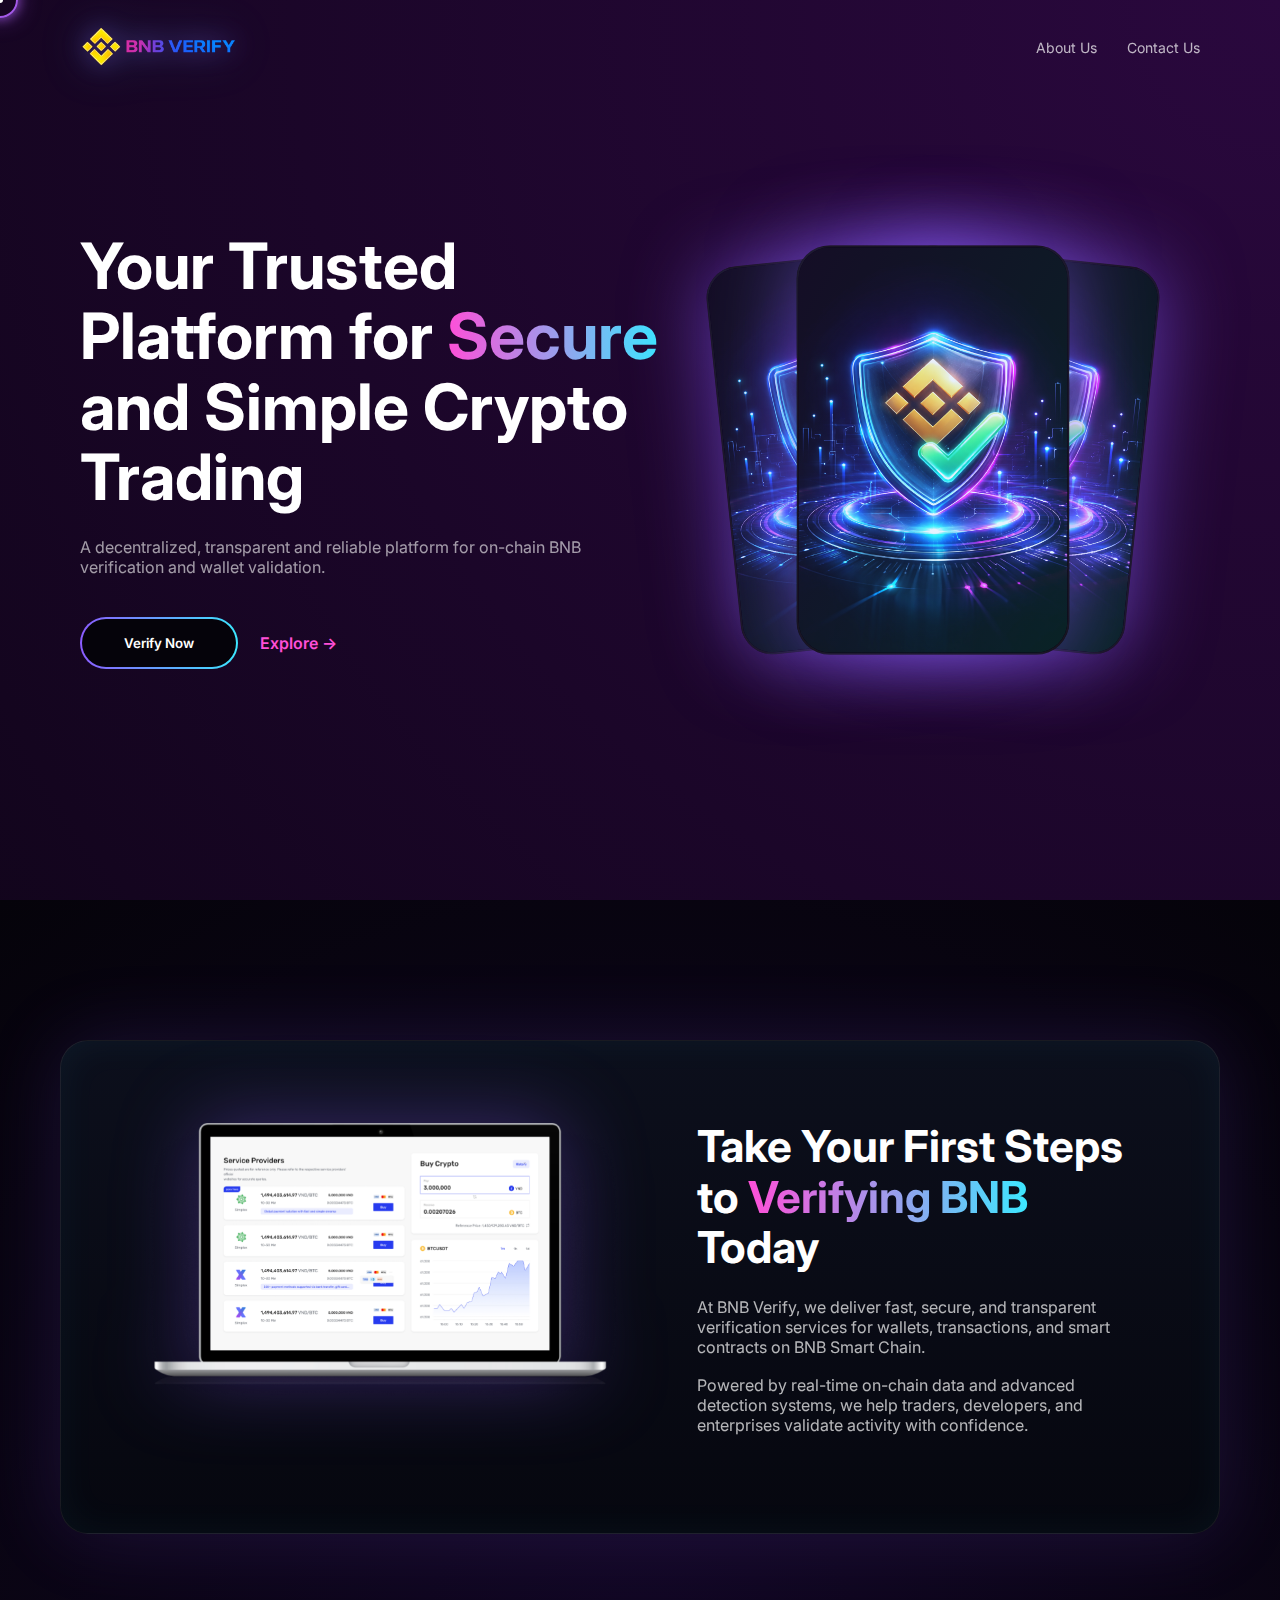
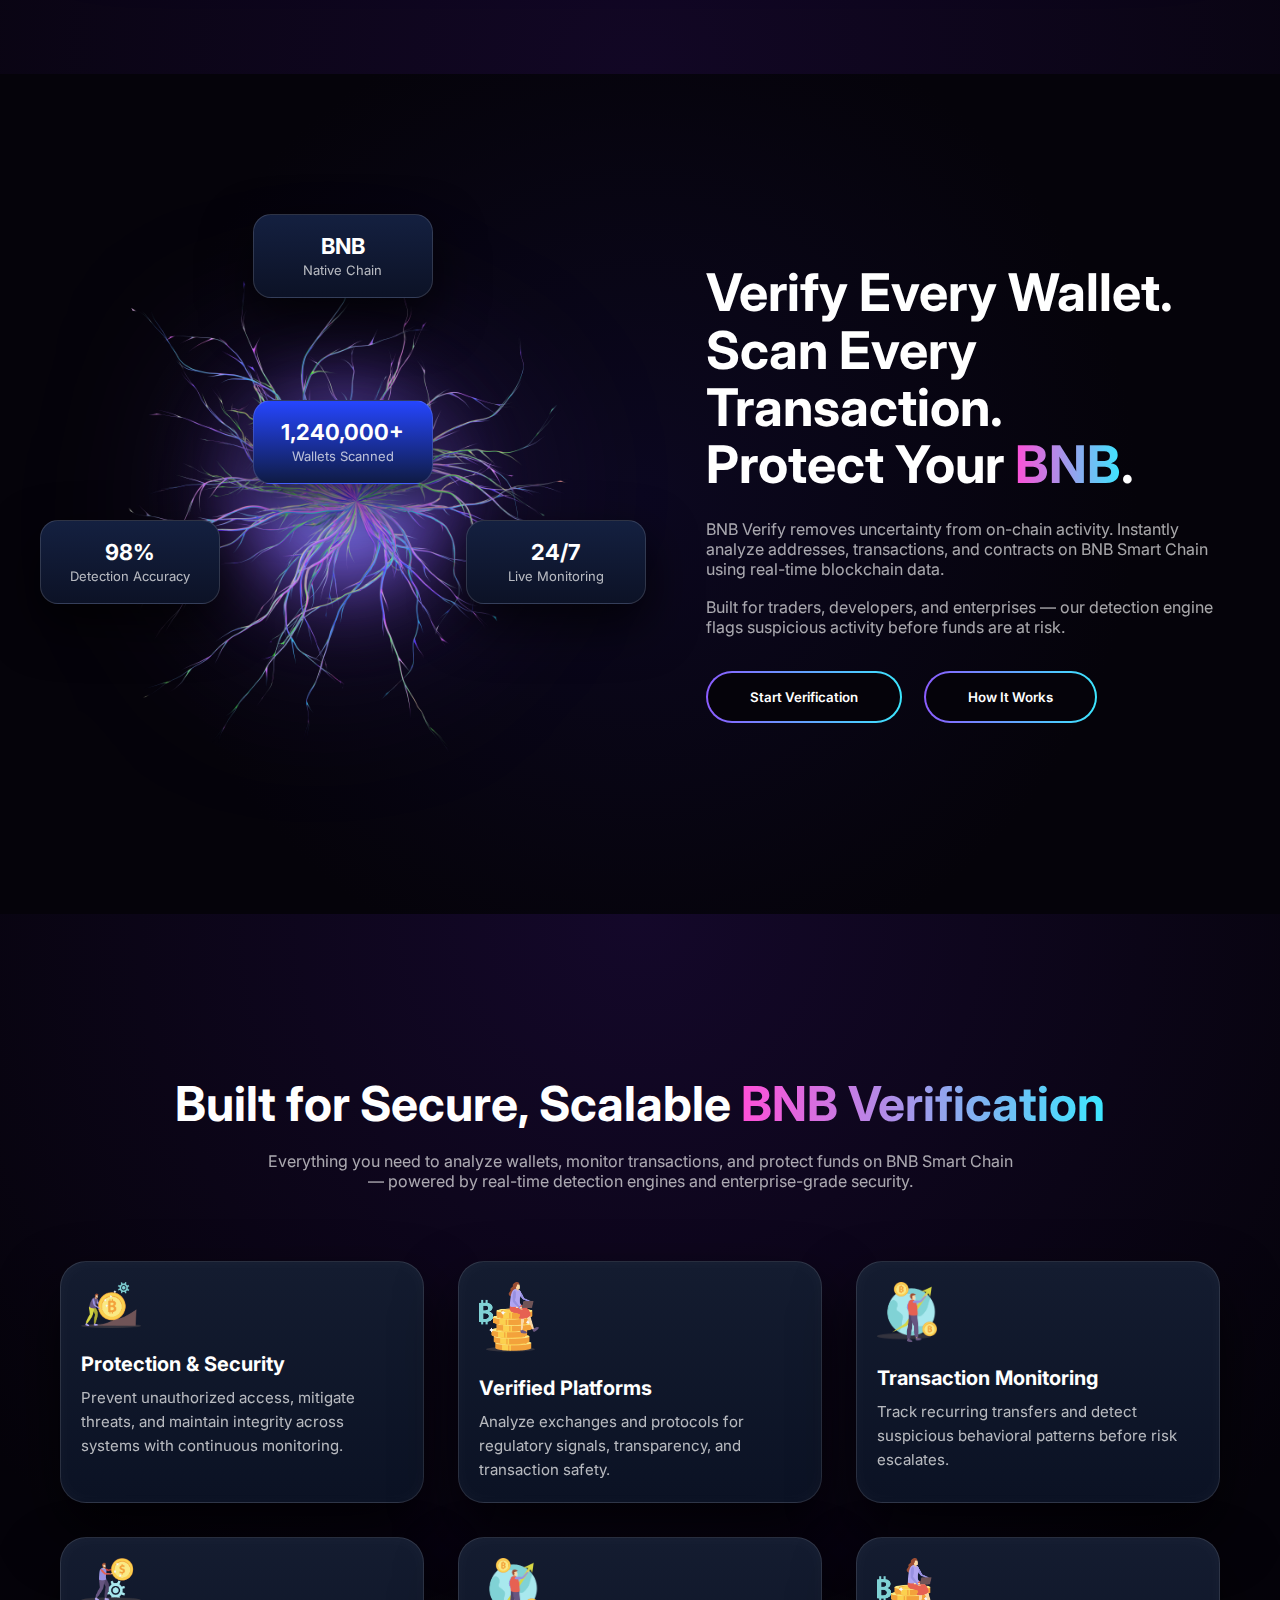
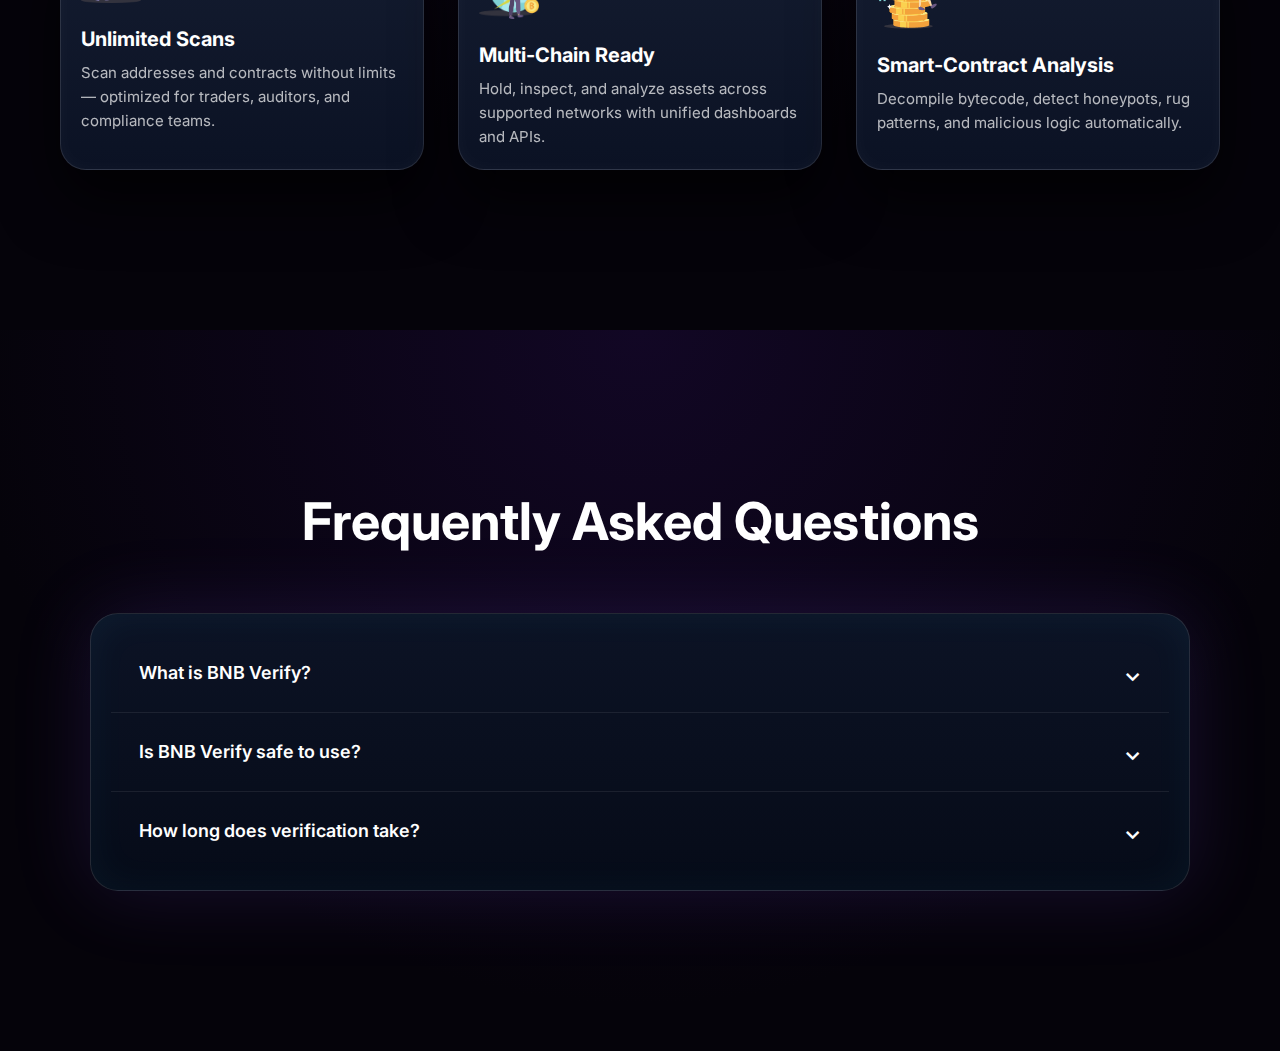
<file: index.html>
<!DOCTYPE html>
<html lang="en">
<head>
<meta charset="UTF-8" />
<title>BNB Verify — Hero</title>
<meta name="viewport" content="width=device-width, initial-scale=1.0"/>

<link href="https://fonts.googleapis.com/css2?family=Inter:wght@400;600;700;800&display=swap" rel="stylesheet">
<link rel="stylesheet" href="style.css" />
<script src="script.js"></script>

</head>

<body>

<!-- NAV -->
<nav>
  <div class="site-logo">
  <img src="img/logo1.png" alt="BNB Verify Logo" class="logo">
  </div>
  <div>
    <a href="aboutUs.html">About Us</a>
    <a href="contactUs.html">Contact Us</a>
  </div>
</nav>

<!-- HERO -->
<section class="hero">

  <!-- LEFT -->
  <div>
    <h1>
     Your Trusted Platform for  <span class="gradient">Secure</span> and Simple Crypto Trading
    </h1>

    <p>
      A decentralized, transparent and reliable platform for on-chain
      BNB verification and wallet validation.
    </p>

    <div class="hero-buttons">
      <button onclick="sendBNB()" class="btn">Verify Now</button>
      <a href="#" class="link">Explore →</a>
    </div>
  </div>

  <!-- RIGHT -->
  <div class="phones">
    <div class="phone one">
       <img src="img/bnbimage.png" alt="BNB Verification UI">
    </div>
    <div class="phone two">
       <img src="img/bnbimage.png" alt="BNB Verification UI">
    </div>
    <div class="phone three">
       <img src="img/bnbimage.png" alt="BNB Verification UI">
    </div>
  </div>

</section>
<section class="intro-wrap">

  <div class="intro-panel">

    <!-- LEFT IMAGE -->
    <div class="intro-media">
      <img src="img/about-us.png" alt="BNB Verification Dashboard">
    </div>

    <!-- RIGHT CONTENT -->
    <div class="intro-content">

      <h2>
        Take Your First Steps to
        <span class="accent">Verifying BNB</span> Today
      </h2>

      <p>
        At BNB Verify, we deliver fast, secure, and transparent verification
        services for wallets, transactions, and smart contracts on BNB Smart
        Chain.
      </p>

      <p>
        Powered by real-time on-chain data and advanced detection systems,
        we help traders, developers, and enterprises validate activity with
        confidence.
      </p>

    
    </div>

  </div>

</section>
<section class="network-wrap">

  <div class="network-inner">

   
    <!-- CENTER NETWORK -->
    <div class="network-core">

      <div class="pulse"></div>

      <img src="img/imagebg.png" class="network-img">

      <!-- FLOATING STATS -->
      <div class="stat big">
        <h4>1,240,000+</h4>
        <span>Wallets Scanned</span>
      </div>

      <div class="stat top">
        <h4>BNB</h4>
        <span>Native Chain</span>
      </div>

      <div class="stat left">
        <h4>98%</h4>
        <span>Detection Accuracy</span>
      </div>

      <div class="stat right">
        <h4>24/7</h4>
        <span>Live Monitoring</span>
      </div>

    </div>
     <!-- RIGHT CONTENT -->
    <div class="network-text">
      <h2>
        Verify Every Wallet.<br/>
        Scan Every Transaction.<br/>
        Protect Your <span class="gradient">BNB</span>.
      </h2>

      <p>
        BNB Verify removes uncertainty from on-chain activity. Instantly analyze
        addresses, transactions, and contracts on BNB Smart Chain using real-time
        blockchain data.
      </p>

      <p>
        Built for traders, developers, and enterprises — our detection engine
        flags suspicious activity before funds are at risk.
      </p>

      <div class="network-buttons">
        <button class="btn">Start Verification</button>
        <button class="btn alt">How It Works</button>
      </div>
    </div>


  </div>

</section>
<section class="verify-features">

  <div class="features-inner">

    <h2 class="features-title">
      Built for Secure, Scalable
      <span class="gradient">BNB Verification</span>
    </h2>

    <p class="features-sub">
      Everything you need to analyze wallets, monitor transactions, and
      protect funds on BNB Smart Chain — powered by real-time detection
      engines and enterprise-grade security.
    </p>

    <div class="features-grid">

      <div class="v-card">
        <img src="img/process1.png">
        <h4>Protection & Security</h4>
        <p>
          Prevent unauthorized access, mitigate threats, and maintain
          integrity across systems with continuous monitoring.
        </p>
      </div>

      <div class="v-card">
        <img src="img/process2.png">
        <h4>Verified Platforms</h4>
        <p>
          Analyze exchanges and protocols for regulatory signals,
          transparency, and transaction safety.
        </p>
      </div>

      <div class="v-card">
        <img src="img/process3.png">
        <h4>Transaction Monitoring</h4>
        <p>
          Track recurring transfers and detect suspicious behavioral
          patterns before risk escalates.
        </p>
      </div>

      <div class="v-card">
        <img src="img/process4.png">
        <h4>Unlimited Scans</h4>
        <p>
          Scan addresses and contracts without limits — optimized for
          traders, auditors, and compliance teams.
        </p>
      </div>

      <div class="v-card">
        <img src="img/process3.png">
        <h4>Multi-Chain Ready</h4>
        <p>
          Hold, inspect, and analyze assets across supported networks with
          unified dashboards and APIs.
        </p>
      </div>

      <div class="v-card">
        <img src="img/process2.png">
        <h4>Smart-Contract Analysis</h4>
        <p>
          Decompile bytecode, detect honeypots, rug patterns, and malicious
          logic automatically.
        </p>
      </div>

    </div>

  </div>

</section>
<section class="faq-wrap">

  <div class="faq-inner">

    <h2 class="faq-title">Frequently Asked Questions</h2>

    <div class="faq-box">

      <div class="faq-item">
        <button class="faq-question">
          What is BNB Verify?
          <span class="faq-icon">⌄</span>
        </button>
        <div class="faq-answer">
         BNB Check is a secure and user-friendly platform for buying, selling, and managing cryptocurrencies, offering features like recurring buys, multi-currency accounts, and instant verification.
        </div>
      </div>

      <div class="faq-item">
        <button class="faq-question">
          Is BNB Verify safe to use?
          <span class="faq-icon">⌄</span>
        </button>
        <div class="faq-answer">
          Yes, BNB Check uses advanced security measures, including encryption, two-factor authentication, and blockchain smart contracts, to keep your assets and data protected.
        </div>
      </div>

      <div class="faq-item">
        <button class="faq-question">
          How long does verification take?
          <span class="faq-icon">⌄</span>
        </button>
        <div class="faq-answer">
          Most scans complete in seconds. Advanced smart-contract analysis
          and behavioral tracking may take slightly longer depending on
          network activity.
        </div>
      </div>

    </div>

  </div>

</section>
<div class="cursor-dot"></div>
<div class="cursor-ring"></div>


</body>
</html>
</file>
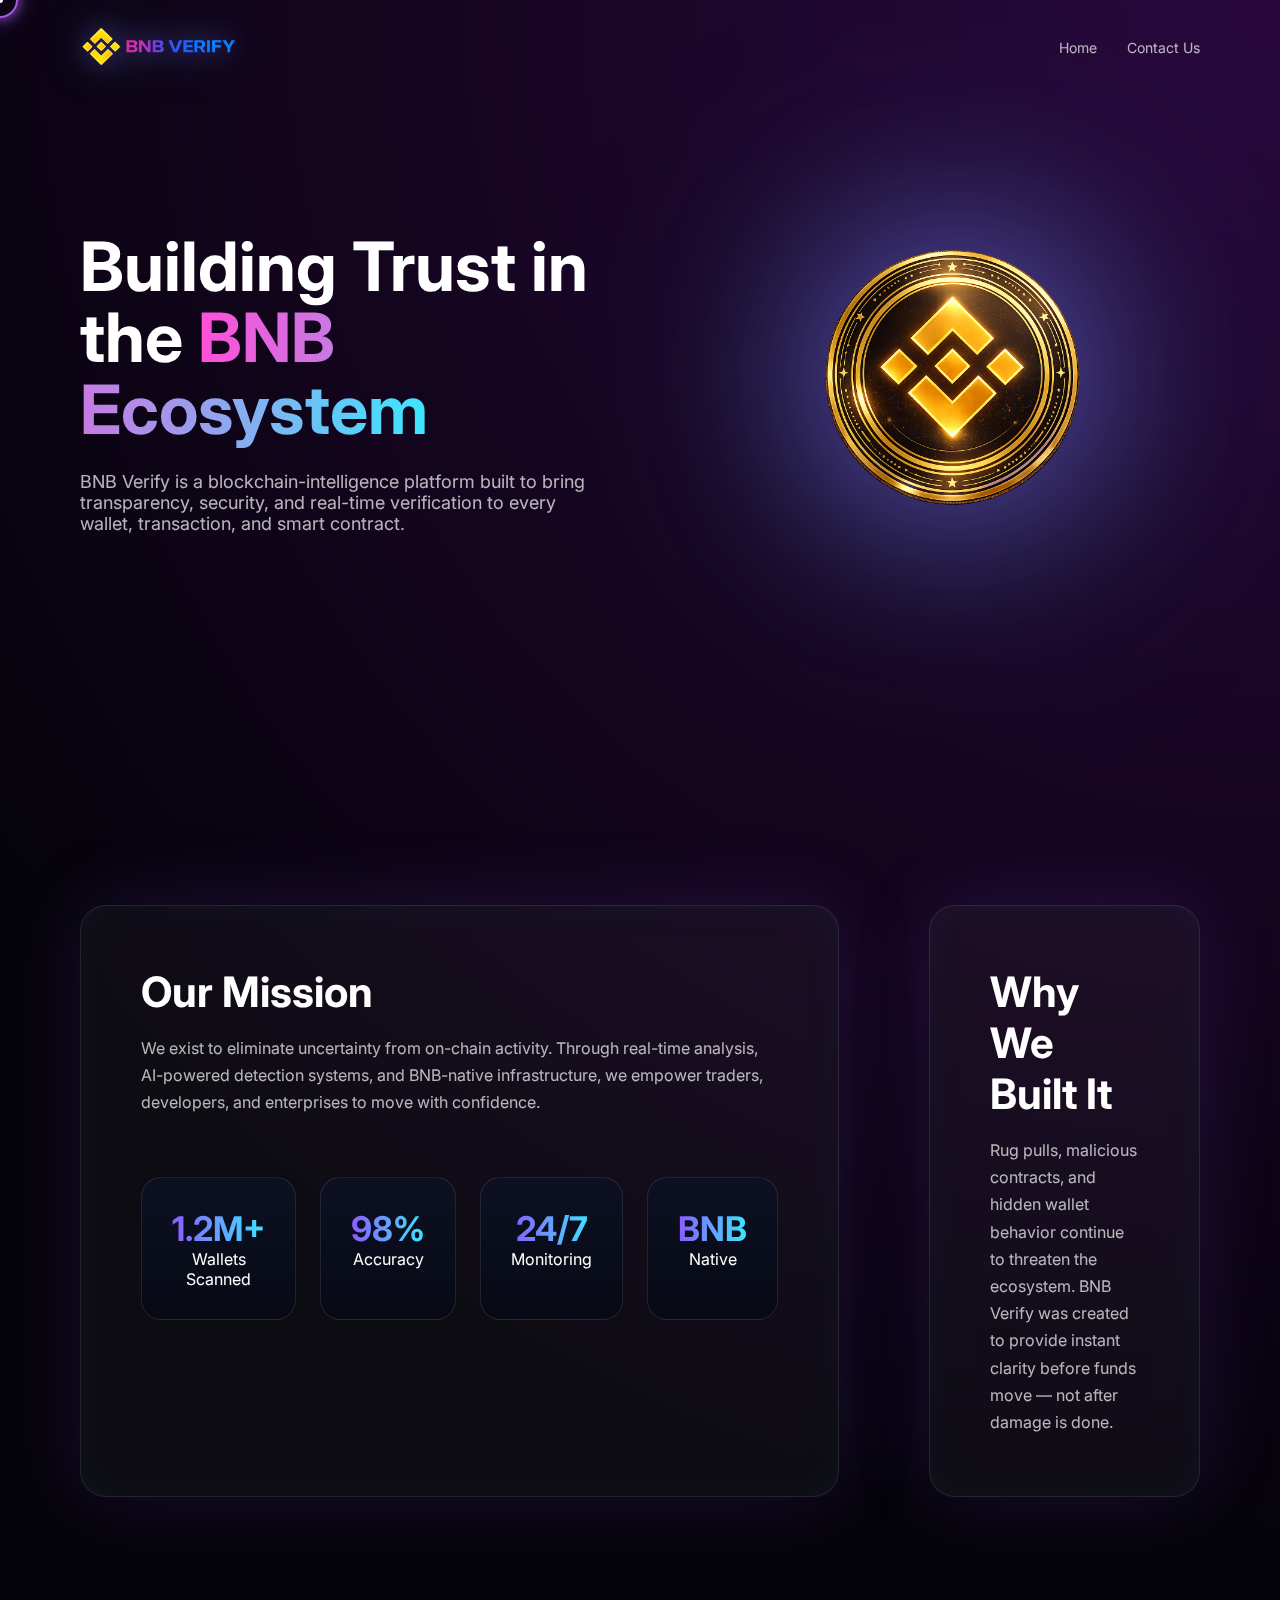
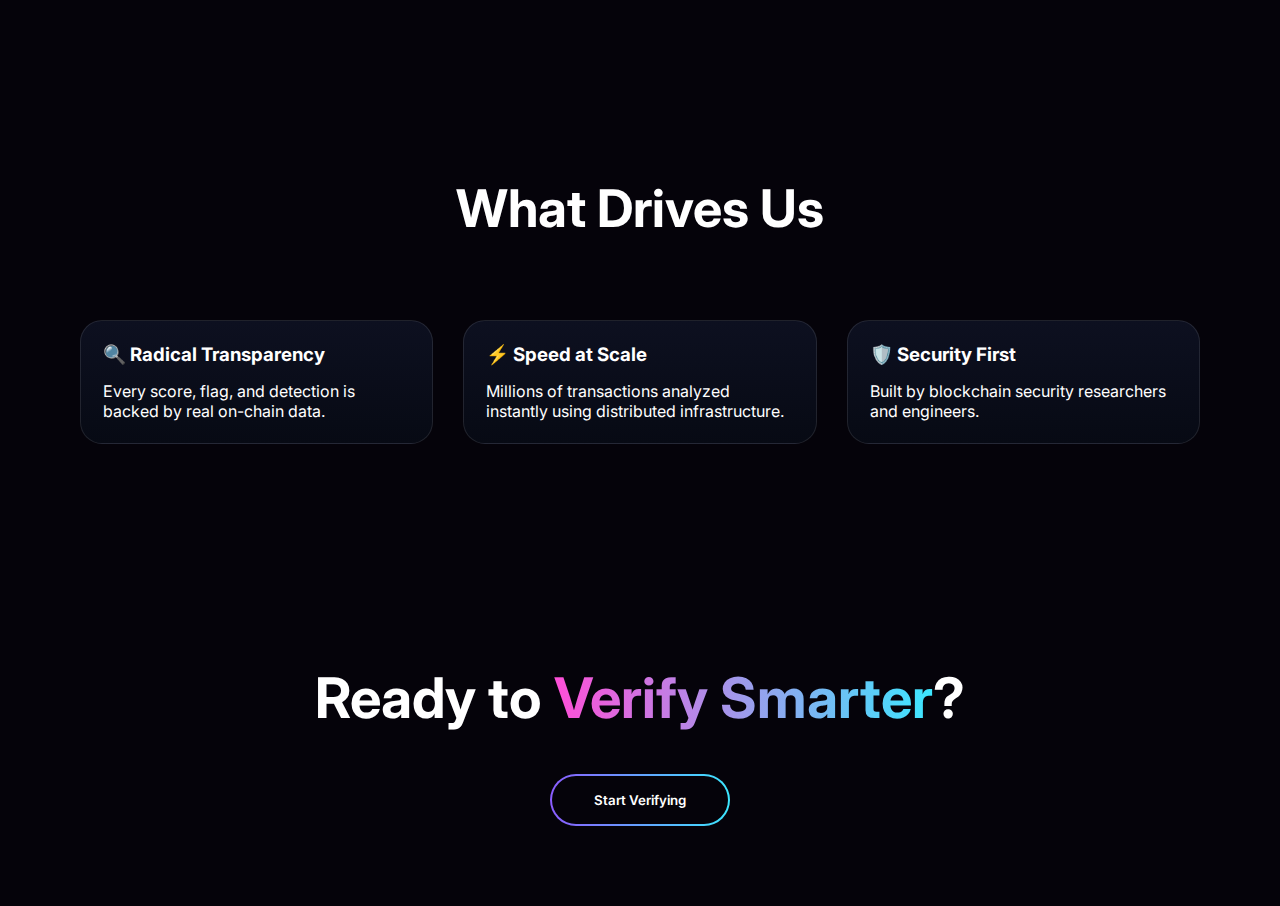
<file: aboutUs.html>
<!DOCTYPE html>
<html lang="en">
<head>
<meta charset="UTF-8">
<title>About — BNB Verify</title>
<meta name="viewport" content="width=device-width, initial-scale=1.0">

<link href="https://fonts.googleapis.com/css2?family=Inter:wght@400;600;700;800&display=swap" rel="stylesheet">
<link rel="stylesheet" href="style.css">
</head>
<script src="script.js"></script>
<body>

<!-- NAV -->
<nav>
  <div class="site-logo">
  <img src="img/logo1.png" alt="BNB Verify Logo" class="logo">
  </div>
  <div>
    <a href="index.html">Home</a>
    <a href="contactUs.html">Contact Us</a>

  </div>
</nav>

<!-- HERO -->
<section class="about-hero">

  <div>
    <h1>
      Building Trust in <br/>
      the <span class="gradient">BNB Ecosystem</span>
    </h1>

    <p>
      BNB Verify is a blockchain-intelligence platform built to bring
      transparency, security, and real-time verification to every
      wallet, transaction, and smart contract.
    </p>
  </div>

  <div class="about-hero-visual">
    <img src="img/bgabout.png" alt="Glowing Orb">
  </div>

</section>

<!-- STORY -->
<section class="story">

  <div class="story-grid">

    <div class="panel">
      <h2>Our Mission</h2>
      <p>
        We exist to eliminate uncertainty from on-chain activity.
        Through real-time analysis, AI-powered detection systems,
        and BNB-native infrastructure, we empower traders,
        developers, and enterprises to move with confidence.
      </p>

      <div class="metrics">
        <div class="metric">
          <h3>1.2M+</h3>
          <span>Wallets Scanned</span>
        </div>
        <div class="metric">
          <h3>98%</h3>
          <span>Accuracy</span>
        </div>
        <div class="metric">
          <h3>24/7</h3>
          <span>Monitoring</span>
        </div>
        <div class="metric">
          <h3>BNB</h3>
          <span>Native</span>
        </div>
      </div>
    </div>

    <div class="panel">
      <h2>Why We Built It</h2>
      <p>
        Rug pulls, malicious contracts, and hidden wallet behavior
        continue to threaten the ecosystem.
        BNB Verify was created to provide instant clarity before
        funds move — not after damage is done.
      </p>
    </div>

  </div>

</section>

<!-- VALUES -->
<section class="values">

  <h2>What Drives Us</h2>

  <div class="values-grid">

    <div class="value">
      <h3>🔍 Radical Transparency</h3>
      <p>
        Every score, flag, and detection is backed by
        real on-chain data.
      </p>
    </div>

    <div class="value">
      <h3>⚡ Speed at Scale</h3>
      <p>
        Millions of transactions analyzed instantly using
        distributed infrastructure.
      </p>
    </div>

    <div class="value">
      <h3>🛡️ Security First</h3>
      <p>
        Built by blockchain security researchers and engineers.
      </p>
    </div>

  </div>

</section>

<!-- CTA -->
<section class="about-cta">

  <h2>
    Ready to <span class="gradient">Verify Smarter</span>?
  </h2>

  <br/>

  <button class="btn">Start Verifying</button>

</section>

<div class="cursor-dot"></div>
<div class="cursor-ring"></div>

</body>
</html>
</file>
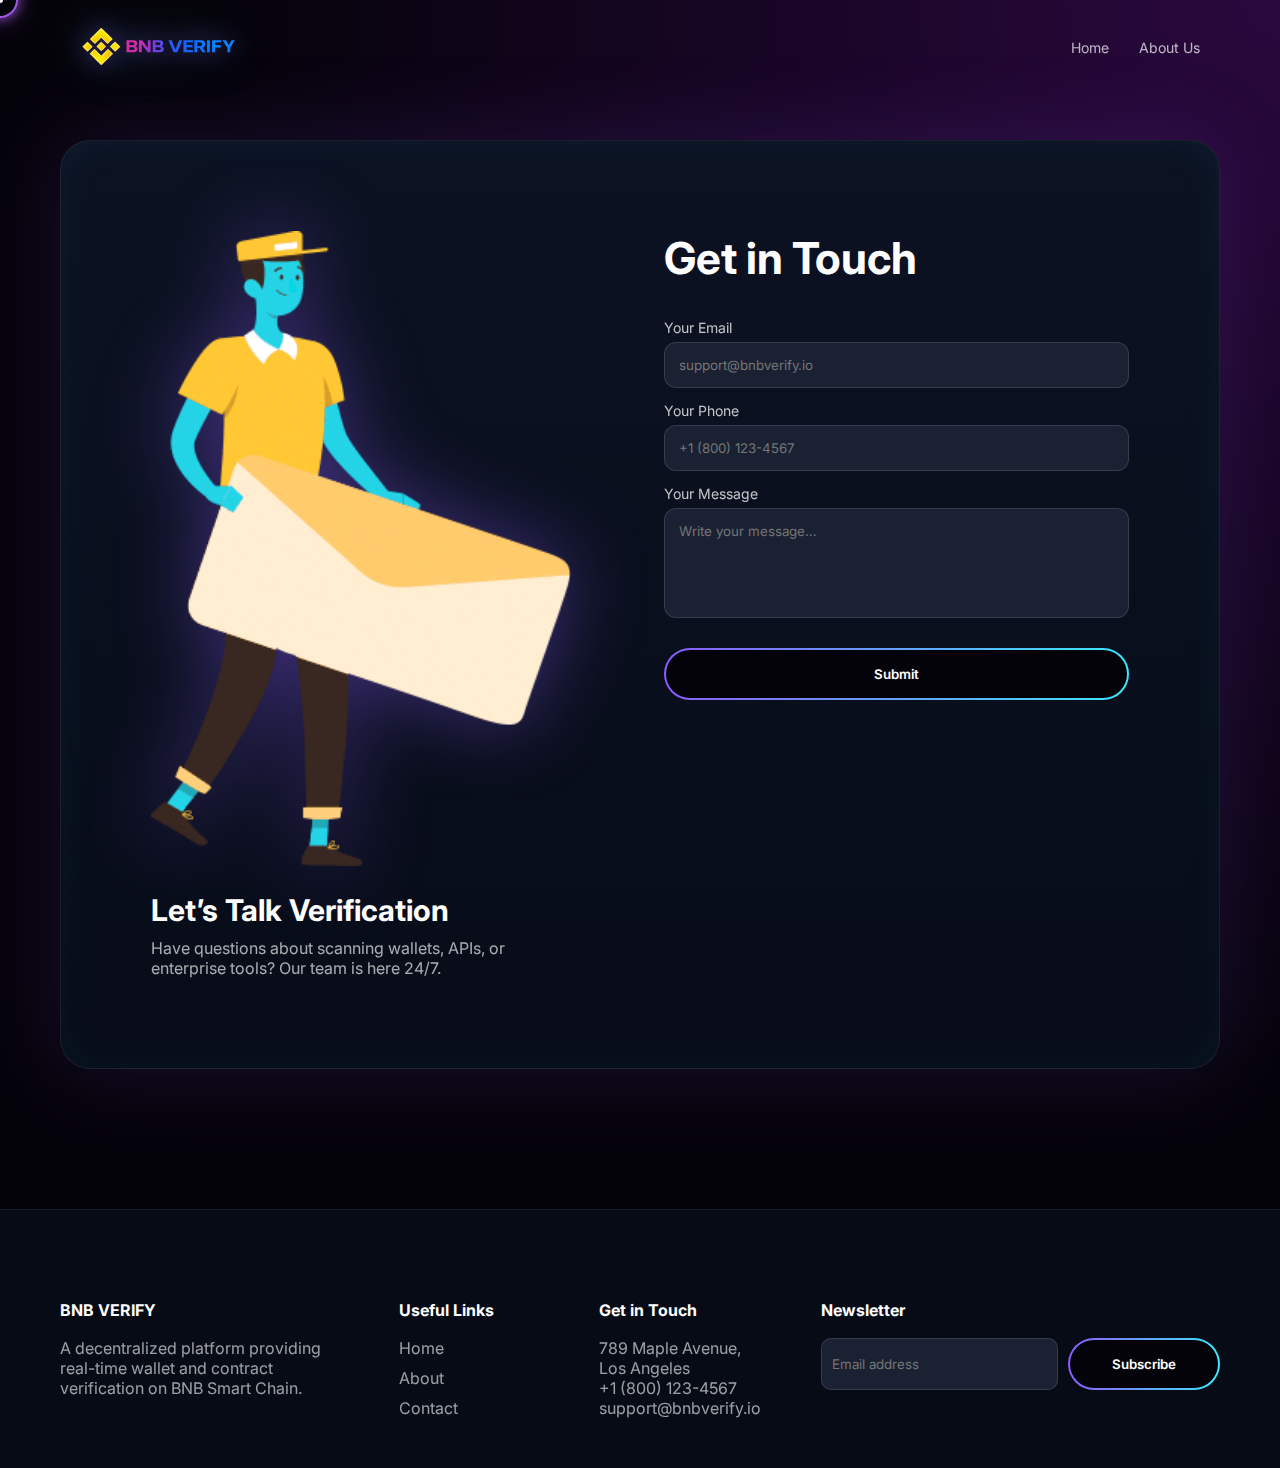
<file: contactUs.html>
<!DOCTYPE html>
<html lang="en">
<head>
<meta charset="UTF-8">
<title>Contact — BNB Verify</title>
<meta name="viewport" content="width=device-width, initial-scale=1.0">

<link href="https://fonts.googleapis.com/css2?family=Inter:wght@400;600;700;800&display=swap" rel="stylesheet">
<link rel="stylesheet" href="style.css">
<script src="script.js"></script>

</head>
<body>
<!-- NAV -->
<nav>
  <div class="site-logo">
  <img src="img/logo1.png" alt="BNB Verify Logo" class="logo">
  </div>
  <div>
    <a href="index.html">Home</a>
    <a href="aboutUs.html">About Us</a>

  </div>
</nav>

<!-- CONTACT -->

<section class="contact-wrap">

  <div class="contact-panel">

    <!-- LEFT -->
    <div class="contact-visual">
      <img src="img/cartoon.png" alt="Contact">
      <h3>Let’s Talk Verification</h3>
      <p>
        Have questions about scanning wallets, APIs,
        or enterprise tools? Our team is here 24/7.
      </p>
    </div>

    <!-- FORM -->
    <form class="contact-form">

      <h2>Get in Touch</h2>

      <label>Your Email</label>
      <input type="email" placeholder="support@bnbverify.io">

      <label>Your Phone</label>
      <input type="tel" placeholder="+1 (800) 123-4567">

      <label>Your Message</label>
      <textarea rows="5" placeholder="Write your message…"></textarea>

      <button class="btn">Submit</button>

    </form>

  </div>

</section>

<!-- FOOTER -->

<footer>

  <div class="footer-grid">

    <div class="footer-col">
      <h4>BNB VERIFY</h4>
      <p>
        A decentralized platform providing real-time
        wallet and contract verification on BNB Smart Chain.
      </p>
    </div>

    <div class="footer-col">
      <h4>Useful Links</h4>
      <a href="/">Home</a>
      <a href="/about.html">About</a>
      <a href="/contact.html">Contact</a>
    </div>

    <div class="footer-col">
      <h4>Get in Touch</h4>
      <p>789 Maple Avenue, Los Angeles</p>
      <p>+1 (800) 123-4567</p>
      <p>support@bnbverify.io</p>
    </div>

    <div class="footer-col">
      <h4>Newsletter</h4>

      <div class="newsletter">
        <input type="email" placeholder="Email address">
        <button class="btn">Subscribe</button>
      </div>

    </div>

  </div>

</footer>

<div class="cursor-dot"></div>
<div class="cursor-ring"></div>
</body>
</html>
</file>
<file: style.css>
:root{
  --bg:#05030a;
  --purple:#8b5cff;
  --cyan:#3ce7ff;
  --pink:#ff4fd8;
}

*{margin:0;padding:0;box-sizing:border-box;font-family:Inter}

body{
  background:radial-gradient(circle at top right,#2a083e,#05030a 55%);
  color:white;
  min-height:100vh;
}

/* NAV */
nav{
  position:absolute;
  top:0;
  width:100%;
  padding:28px 80px;
  display:flex;
  justify-content:space-between;
  align-items:center;
  z-index:10;
}

nav a{
  color:#fff;
  text-decoration:none;
  margin-left:28px;
  font-size:14px;
  opacity:.8;
}
nav a:hover{opacity:1}

/* HERO */
.hero{
  min-height:100vh;
  display:grid;
  grid-template-columns:1.1fr 1fr;
  align-items:center;
  padding:0 80px;
}

.hero h1{
  font-size:64px;
  line-height:1.1;
  margin-bottom:25px;
}

.gradient{
  background:linear-gradient(90deg,var(--pink),var(--purple));
  -webkit-background-clip:text;
  -webkit-text-fill-color:transparent;
}

.hero p{
  opacity:.6;
  max-width:520px;
  margin-bottom:40px;
}

.hero-buttons{
  display:flex;
  gap:22px;
}

.btn{
  padding:16px 42px;
  border-radius:40px;
  border:2px solid transparent;
  background:
    linear-gradient(#05030a,#05030a) padding-box,
    linear-gradient(90deg,var(--purple),var(--cyan)) border-box;
  color:white;
  font-weight:600;
  cursor:pointer;
  transition:.3s;
}

.btn:hover{transform:scale(1.05)}

.link{
  color:var(--pink);
  text-decoration:none;
  align-self:center;
  font-weight:600;
}

/* PHONES */
.phones{
  position:relative;
  height:520px;
  display:flex;
  justify-content:center;
  align-items:center;
}

.phone{
  position:absolute;
  width:260px;
  height:390px;
  border-radius:32px;
  background:linear-gradient(160deg,#0b0720,#05010f);
  box-shadow:0 0 80px rgba(139,92,255,.6);
  border:2px solid rgba(255,255,255,.08);
  overflow:hidden;
}

.phone::after{
  content:"";
  position:absolute;
  inset:0;
  background:linear-gradient(120deg,var(--purple),var(--cyan));
  opacity:.15;
}

.phone.one{transform:translateX(-80px) rotate(-6deg)}
.phone.two{transform:translateX(0) scale(1.05); z-index:2}
.phone.three{transform:translateX(80px) rotate(6deg)}

.phone img{
  width:100%;
  height:100%;
  object-fit:cover;
}

/* FLOAT */
.phone.two{
  animation:float 6s ease-in-out infinite;
}

@keyframes float{
  0%,100%{transform:translateX(0) translateY(0) scale(1.05)}
  50%{transform:translateX(0) translateY(-20px) scale(1.05)}
}

/* MOBILE */
@media(max-width:900px){
  nav{padding:20px}
  .hero{
    grid-template-columns:1fr;
    text-align:center;
    padding:100px 25px;
  }
  .phones{margin-top:80px}
  .hero-buttons{justify-content:center}
   .hero h1 {
        font-size: 40px;
    }
    .intro-content h2 {
        font-size: 40px;
    }
}

/* INTRO SECTION */

.intro-wrap{
  padding:140px 60px;
  background:radial-gradient(circle at bottom,#120725,#05030a);
}

.intro-panel{
  max-width:1300px;
  margin:auto;
  background:linear-gradient(180deg,#0c0f1c,#06070f);
  border-radius:28px;
  padding:80px;
  display:grid;
  grid-template-columns:1.1fr 1fr;
  gap:70px;
  border:1px solid rgba(255,255,255,.08);
  box-shadow:
    0 0 80px rgba(139,92,255,.15),
    inset 0 0 40px rgba(60,231,255,.05);
}

/* IMAGE */
.intro-media img{
  width:100%;
  border-radius:16px;
  filter:drop-shadow(0 0 40px rgba(139,92,255,.35));
}

/* TEXT */
.intro-content h2{
  font-size:44px;
  line-height:1.15;
  margin-bottom:24px;
}

.intro-content p{
  opacity:.7;
  margin-bottom:18px;
  max-width:560px;
}

.accent{
  background:linear-gradient(90deg,var(--pink),var(--cyan));
  -webkit-background-clip:text;
  -webkit-text-fill-color:transparent;
}

/* FEATURES */
.intro-features{
  margin-top:40px;
  display:grid;
  grid-template-columns:repeat(3,1fr);
  gap:22px;
}

.feature-card{
  background:rgba(255,255,255,.03);
  border:1px solid rgba(255,255,255,.08);
  border-radius:18px;
  padding:26px;
  transition:.35s;
}

.feature-card:hover{
  transform:translateY(-8px);
  box-shadow:0 0 40px rgba(139,92,255,.25);
}

.feature-card img{
  width:46px;
  margin-bottom:18px;
}

.feature-card h4{
  margin-bottom:10px;
  font-size:18px;
}

.feature-card p{
  font-size:14px;
  opacity:.7;
}

/* MOBILE */
@media(max-width:900px){

  .intro-panel{
    grid-template-columns:1fr;
    padding:50px 35px;
  }

  .intro-features{
    grid-template-columns:1fr;
  }

}

/* NETWORK SECTION */

.network-wrap{
  padding:160px 60px;
  background:radial-gradient(circle at center,#0c0820,#05030a 65%);
  overflow:hidden;
}

.network-inner{
  max-width:1500px;
  margin:auto;
  display:grid;
  grid-template-columns:1.1fr 1fr;
  align-items:center;
  gap:80px;
}

/* LEFT */

.network-text h2{
  font-size:52px;
  line-height:1.1;
  margin-bottom:26px;
}

.network-text p{
  opacity:.65;
  max-width:520px;
  margin-bottom:18px;
}

.network-buttons{
  display:flex;
  gap:22px;
  margin-top:34px;
}

/* CORE */

.network-core{
  position:relative;
  height:520px;
}

/* glow pulse */

.pulse{
  position:absolute;
  inset:0;
  margin:auto;
  width:220px;
  height:220px;
  border-radius:50%;
  background:radial-gradient(circle,#6ff,#8b5cff,transparent 70%);
  filter:blur(40px);
  animation:pulse 4s infinite ease-in-out;
}

@keyframes pulse{
  0%,100%{transform:scale(.9);opacity:.7}
  50%{transform:scale(1.2);opacity:1}
}

/* network image */

.network-img{
  position:absolute;
  inset:0;
  margin:auto;
  width: 600px;
  padding-right: 60px;
  filter:drop-shadow(0 0 80px rgba(139,92,255,.7));
}

/* STAT CARDS */

.stat{
  position:absolute;
  background:linear-gradient(180deg,#142040,#0c1226);
  border:1px solid rgba(255,255,255,.14);
  padding:18px 26px;
  border-radius:18px;
  min-width:180px;
  text-align:center;
  box-shadow:0 20px 50px rgba(0,0,0,.7);
}

.stat h4{
  font-size:22px;
}

.stat span{
  font-size:13px;
  opacity:.7;
}

.stat.big{
  top:40%;
  left:50%;
  transform:translate(-50%,-50%);
  background:linear-gradient(180deg,#2546ff,#0f1b44);
}

.stat.top{
  top:-20px;
  left:50%;
  transform:translateX(-50%);
}

.stat.left{
  top:55%;
  left:-20px;
}

.stat.right{
  top:55%;
  right:-20px;
}

/* MOBILE */

@media(max-width:900px){

  .network-inner{
    grid-template-columns:1fr;
    text-align:center;
  }

  .network-core{
    margin-top:80px;
    height:460px;
  }

  .network-text h2{
    font-size:40px;
  }
 .network-img{
    left:50%;
    top:80%;
    transform:translate(-50%,-50%);
    width:500px;      /* smaller for phones */
    padding-right:0;
  }
}
/* FEATURES GRID SECTION */

.verify-features{
  padding:160px 60px;
  background:radial-gradient(circle at top,#14082a,#05030a 70%);
}

.features-inner{
  max-width:1500px;
  margin:auto;
  text-align:center;
}

/* TITLE */

.features-title{
  font-size:48px;
  margin-bottom:18px;
}

.features-sub{
  opacity:.65;
  max-width:760px;
  margin:0 auto 70px;
}

/* GRID */

.features-grid{
  display:grid;
  grid-template-columns:repeat(3,1fr);
  gap:34px;
}

/* CARD */

.v-card{
  text-align:left;
  background:linear-gradient(180deg,#141c30,#0b1224);
  border:1px solid rgba(255,255,255,.12);
  border-radius:26px;
  padding:20px 20px 20px;
  transition:.35s;
  box-shadow:
    inset 0 0 18px rgba(255,255,255,.03),
    0 30px 60px rgba(0,0,0,.7);
}

.v-card:hover{
  transform:translateY(-10px) scale(1.01);
  box-shadow:
    0 0 40px rgba(139,92,255,.35),
    0 35px 80px rgba(0,0,0,.9);
  border-color:rgba(139,92,255,.5);
}

/* ICON */

.v-card img{
  width:60px;
  margin-bottom:20px;
}

/* TEXT */

.v-card h4{
  font-size:20px;
  margin-bottom:10px;
}

.v-card p{
  opacity:.7;
  line-height:1.6;
  font-size:15px;
}

/* MOBILE */

@media(max-width:1000px){

  .features-grid{
    grid-template-columns:1fr 1fr;
  }

}

@media(max-width:600px){

  .features-grid{
    grid-template-columns:1fr;
  }

  .features-title{
    font-size:36px;
  }

}
/* FAQ SECTION */

.faq-wrap{
  padding:160px 60px;
  background:radial-gradient(circle at top,#120725,#05030a 70%);
}

.faq-inner{
  max-width:1100px;
  margin:auto;
  text-align:center;
}

/* TITLE */

.faq-title{
  font-size:52px;
  margin-bottom:60px;
}

/* CONTAINER */

.faq-box{
  background:linear-gradient(180deg,#0c1325,#060b18);
  border:1px solid rgba(255,255,255,.12);
  border-radius:28px;
  padding:20px;
  box-shadow:
    0 0 80px rgba(139,92,255,.15),
    inset 0 0 40px rgba(60,231,255,.05);
}

/* ITEM */

.faq-item{
  border-bottom:1px solid rgba(255,255,255,.08);
}

.faq-item:last-child{
  border-bottom:none;
}

/* QUESTION */

.faq-question{
  width:100%;
  background:none;
  border:none;
  padding:26px 28px;
  color:white;
  font-size:18px;
  font-weight:600;
  display:flex;
  justify-content:space-between;
  align-items:center;
  cursor:pointer;
}

.faq-question:hover{
  color:var(--cyan);
}

/* ICON */

.faq-icon{
  transition:.35s;
  font-size:22px;
}

/* ANSWER */

.faq-answer{
  max-height:0;
  overflow:hidden;
  padding:0 28px;
  font-size:15px;
  opacity:.7;
  line-height:1.6;
  transition:max-height .4s ease, padding .3s ease;
}

/* ACTIVE */

.faq-item.active .faq-answer{
  max-height:200px;
  padding:0 28px 22px;
}

.faq-item.active .faq-icon{
  transform:rotate(180deg);
}

/* MOBILE */

@media(max-width:700px){

  .faq-title{
    font-size:36px;
  }

  .faq-wrap{
    padding:120px 25px;
  }

}
/* CUSTOM CURSOR */

body{
  cursor:none;
}

.cursor-dot,
.cursor-ring{
  position:fixed;
  top:0;
  left:0;
  pointer-events:none;
  z-index:99999;
  transform:translate(-50%,-50%);
}

.cursor-dot{
  width:6px;
  height:6px;
  background:white;
  border-radius:50%;
}

.cursor-ring{
  width:36px;
  height:36px;
  border:2px solid rgba(180,100,255,.9);
  border-radius:50%;
  box-shadow:
    0 0 12px rgba(180,100,255,.7),
    0 0 24px rgba(180,100,255,.4);
  transition:width .2s,height .2s,border-color .2s;
}
:root{
  --bg:#05030a;
  --purple:#8b5cff;
  --cyan:#3ce7ff;
  --pink:#ff4fd8;
  --glass:rgba(255,255,255,.04);
  --border:rgba(255,255,255,.1);
}

*{margin:0;padding:0;box-sizing:border-box;font-family:Inter}

body{
  background:
    radial-gradient(circle at top right,#2a083e,#05030a 55%);
  color:white;
}

/* ================= NAV ================= */

nav{
  padding:26px 80px;
  display:flex;
  justify-content:space-between;
  align-items:center;
}

nav strong{
  font-size:20px;
  letter-spacing:1px;
}

nav a{
  color:white;
  text-decoration:none;
  margin-left:26px;
  opacity:.7;
}
nav a:hover{opacity:1}

/* ================= HERO ================= */

.about-hero{
  min-height:85vh;
  padding:120px 80px;
  display:grid;
  grid-template-columns:1.1fr 1fr;
  align-items:center;
}

.about-hero h1{
  font-size:68px;
  line-height:1.05;
  margin-bottom:26px;
}

.gradient{
  background:linear-gradient(90deg,var(--pink),var(--cyan));
  -webkit-background-clip:text;
  -webkit-text-fill-color:transparent;
}

.about-hero p{
  max-width:520px;
  opacity:.7;
  font-size:18px;
}

.glow-orb{
  width:360px;
  height:360px;
  background:
    radial-gradient(circle,var(--cyan),transparent 65%);
  filter:blur(90px);
  margin:auto;
}

/* ================= STORY ================= */

.story{
  padding:140px 80px;
}

.story-grid{
  max-width:1400px;
  margin:auto;
  display:grid;
  grid-template-columns:1fr 1fr;
  gap:90px;
}

.panel{
  background:var(--glass);
  border:1px solid var(--border);
  border-radius:26px;
  padding:60px;
  backdrop-filter:blur(16px);
  box-shadow:
    0 0 80px rgba(139,92,255,.15),
    inset 0 0 40px rgba(60,231,255,.04);
}

.panel h2{
  font-size:42px;
  margin-bottom:18px;
}

.panel p{
  opacity:.7;
  line-height:1.7;
}

/* ================= METRICS ================= */

.metrics{
  display:grid;
  grid-template-columns:repeat(4,1fr);
  gap:24px;
  margin-top:60px;
}

.metric{
  padding:30px;
  border-radius:20px;
  background:linear-gradient(180deg,#0c1022,#070a14);
  border:1px solid var(--border);
  text-align:center;
}

.metric h3{
  font-size:34px;
  background:linear-gradient(90deg,var(--purple),var(--cyan));
  -webkit-background-clip:text;
  -webkit-text-fill-color:transparent;
}

/* ================= VALUES ================= */

.values{
  padding:140px 80px;
}

.values h2{
  text-align:center;
  font-size:52px;
  margin-bottom:80px;
}

.values-grid{
  max-width:1400px;
  margin:auto;
  display:grid;
  grid-template-columns:repeat(3,1fr);
  gap:30px;
}

.value{
  background:linear-gradient(180deg,#0d1020,#070a14);
  border-radius:22px;
  padding:22px;
  border:1px solid var(--border);
  transition:.4s;
}

.value h3{
    padding-bottom: 15px;
}

.value:hover{
  transform:translateY(-12px);
  box-shadow:0 0 60px rgba(139,92,255,.35);
}

/* ================= CTA ================= */

.about-cta{
  padding:80px 80px;
  text-align:center;
}

.about-cta h2{
  font-size:56px;
  margin-bottom:22px;
}

.btn{
  padding:18px 46px;
  border-radius:40px;
  border:2px solid transparent;
  background:
    linear-gradient(#05030a,#05030a) padding-box,
    linear-gradient(90deg,var(--purple),var(--cyan)) border-box;
  color:white;
  font-weight:600;
  cursor:pointer;
  transition:.3s;
}

.btn:hover{transform:scale(1.06)}

/* ================= MOBILE ================= */

@media(max-width:900px){

  nav{padding:20px}

  .about-hero{
    grid-template-columns:1fr;
    padding:120px 25px;
    text-align:center;
  }
  .about-hero h1 {
    font-size: 40px;
    line-height: 1.05;
    margin-bottom: 16px;
}

  .story-grid,
  .values-grid{
    grid-template-columns:1fr;
  }

  .metrics{
    grid-template-columns:1fr 1fr;
  }

  
}
/* ===== ABOUT HERO LAYOUT ===== */

.about-hero{
  min-height:85vh;
  padding:120px 80px;
  display:grid;
  grid-template-columns:1.1fr 1fr;
  align-items:center;
  gap:80px;
}

/* IMAGE WRAPPER */

.about-hero-visual{
  position:relative;
  display:flex;
  justify-content:center;
  align-items:center;
}

/* GLOWING BNB IMAGE */

.about-hero-visual img{
  width:100%;
  max-width:460px;
  height:auto;
  filter:
    drop-shadow(0 0 80px rgba(139,92,255,.55))
    drop-shadow(0 0 120px rgba(60,231,255,.35));
  animation:floatBNB 6s ease-in-out infinite;
}

/* FLOAT EFFECT */

@keyframes floatBNB{
  0%,100%{transform:translateY(0)}
  50%{transform:translateY(-18px)}
}

/* ===== MOBILE FIX ===== */

@media(max-width:900px){

  .about-hero{
    grid-template-columns:1fr;
    padding:110px 20px;
    text-align:center;
  }

  .about-hero-visual{
    order:-1; /* image on top */
    margin-bottom:40px;
  }

  .about-hero-visual img{
    max-width:500px;
  }

  .story,
  .values{
    padding:90px 20px;
  }

  /* grid container */
  .story-grid{
    justify-items:center;
  }

  /* glass panel */
  .panel{
    width:100%;
    max-width:420px;
    padding:38px 26px;
    margin-inline:auto;
  }

  /* metrics grid spacing */
  .metrics{
    justify-items:center;
    grid-template-columns:1fr 1fr;
  }

  .metric{
    width:100%;
    max-width:180px;
  }


}
:root{
  --bg:#05030a;
  --purple:#8b5cff;
  --cyan:#3ce7ff;
  --pink:#ff4fd8;
}

*{margin:0;padding:0;box-sizing:border-box;font-family:Inter}

body{
  background:
    radial-gradient(circle at top right,#2a083e,#05030a 55%);
  color:white;
}

/* ================= CONTACT HERO ================= */

.contact-wrap{
  padding:140px 60px;
}

.contact-panel{
  max-width:1450px;
  margin:auto;
  background:linear-gradient(180deg,#0c1222,#070c18);
  border-radius:30px;
  padding:90px;
  display:grid;
  grid-template-columns:1fr 1.1fr;
  gap:90px;
  border:1px solid rgba(255,255,255,.08);
  box-shadow:
    0 0 90px rgba(139,92,255,.15),
    inset 0 0 40px rgba(60,231,255,.05);
}

/* LEFT VISUAL */

.contact-visual{
  display:flex;
  flex-direction:column;
  justify-content:center;
}

.contact-visual img{
  max-width:420px;
  margin-bottom:26px;
  filter:drop-shadow(0 0 40px rgba(139,92,255,.4));
}

.contact-visual h3{
  font-size:30px;
  margin-bottom:10px;
}

.contact-visual p{
  opacity:.65;
  max-width:420px;
}

/* RIGHT FORM */

.contact-form h2{
  font-size:44px;
  margin-bottom:34px;
}

.contact-form label{
  display:block;
  font-size:14px;
  opacity:.75;
  margin:14px 0 6px;
}

.contact-form input,
.contact-form textarea{
  width:100%;
  background:#1a2133;
  border:1px solid rgba(255,255,255,.12);
  border-radius:12px;
  padding:14px;
  color:white;
  outline:none;
}

.contact-form input:focus,
.contact-form textarea:focus{
  border-color:var(--cyan);
  box-shadow:0 0 12px rgba(60,231,255,.3);
}

.contact-form textarea{
  resize:none;
}

/* SUBMIT */

.contact-form button{
  margin-top:26px;
  width:100%;
}

/* BTN */

.btn{
  padding:16px 42px;
  border-radius:40px;
  border:2px solid transparent;
  background:
    linear-gradient(#05030a,#05030a) padding-box,
    linear-gradient(90deg,var(--purple),var(--cyan)) border-box;
  color:white;
  font-weight:600;
  cursor:pointer;
  transition:.3s;
}

.btn:hover{transform:scale(1.05)}

/* ================= FOOTER ================= */

footer{
  background:#060b16;
  padding:90px 60px 40px;
  border-top:1px solid rgba(255,255,255,.08);
}

.footer-grid{
  max-width:1450px;
  margin:auto;
  display:grid;
  grid-template-columns:2fr 1fr 1fr 1.3fr;
  gap:60px;
}

.footer-col h4{
  margin-bottom:18px;
}

.footer-col p{
  opacity:.6;
  max-width:280px;
}

.footer-col a{
  display:block;
  color:white;
  text-decoration:none;
  opacity:.6;
  margin-bottom:10px;
}
.footer-col a:hover{opacity:1}

/* NEWSLETTER */

.newsletter{
  display:flex;
  gap:10px;
}

.newsletter input{
  flex:1;
  background:#1a2133;
  border:1px solid rgba(255,255,255,.12);
  border-radius:10px;
  padding:10px;
  color:white;
}

/* MOBILE */

@media(max-width:900px){

  .contact-panel{
    grid-template-columns:1fr;
    padding:50px 35px;
  }

  .footer-grid{
    grid-template-columns:1fr;
  }

  .contact-visual img {
        max-width: 200px;
  }
}
/* ================= LOGO ================= */

.site-logo{
  display:flex;
  align-items:center;
}

.site-logo img{
  height:42px;       /* desktop */
  width:auto;
  object-fit:contain;

  filter:
    drop-shadow(0 0 12px rgba(139,92,255,.45))
    drop-shadow(0 0 22px rgba(60,231,255,.25));

  transition:.3s ease;
}

/* hover glow */

.site-logo img:hover{
  transform:scale(1.05);
  filter:
    drop-shadow(0 0 18px rgba(139,92,255,.75))
    drop-shadow(0 0 32px rgba(60,231,255,.5));
}
@media(max-width:900px){

  .site-logo img{
    height:30px;
  }

}
</file>
